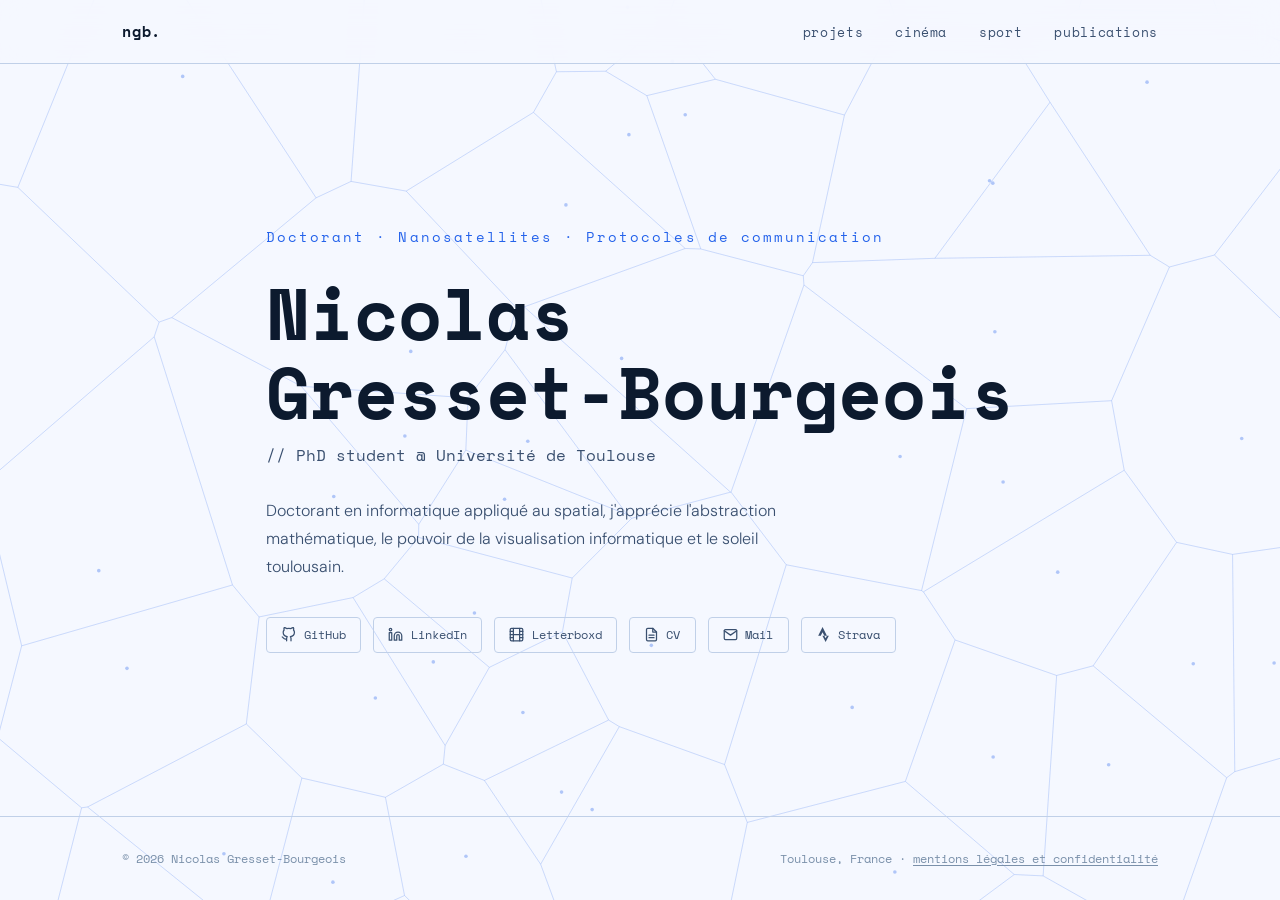
<file: index.html>
<!DOCTYPE html>
<html lang="fr">

<head>
    <meta charset="UTF-8">
    <meta name="viewport" content="width=device-width, initial-scale=1.0">
    <meta name="description"
        content="Nicolas Gresset-Bourgeois — Doctorant en informatique, protocoles de communication pour nanosatellites, Université de Toulouse.">
    <title>Nicolas Gresset-Bourgeois — Doctorant</title>
    <link rel="stylesheet" href="css/fonts.css">
    <link rel="stylesheet" href="css/base.css">
    <link rel="stylesheet" href="css/home.css">
</head>

<body class="page-home">

    <!-- Voronoi animated background (index only) -->
    <canvas id="voronoi-canvas" aria-hidden="true"></canvas>

    <!-- ======= NAVIGATION ======= -->
    <nav class="nav" aria-label="Navigation principale"></nav>

    <!-- ======= HERO ======= -->
    <section class="hero" aria-labelledby="hero-name">
        <div class="container hero-inner">
            <p class="hero-label">Doctorant · Nanosatellites · Protocoles de communication</p>
            <h1 class="hero-name" id="hero-name">Nicolas<br>Gresset-Bourgeois</h1>
            <p class="hero-tagline">// PhD student @ Université de Toulouse</p>
            <p class="hero-bio">Doctorant en informatique appliqué au spatial, j'apprécie l'abstraction mathématique, le
                pouvoir de la visualisation informatique et le soleil toulousain.</p>
            <div class="hero-links">

                <a href="https://github.com/NicolasGresset" class="hero-link" aria-label="Profil GitHub" target="_blank"
                    rel="noopener noreferrer">
                    <!-- GitHub icon -->
                    <svg width="15" height="15" viewBox="0 0 24 24" fill="none" stroke="currentColor" stroke-width="2"
                        stroke-linecap="round" stroke-linejoin="round" aria-hidden="true">
                        <path
                            d="M9 19c-5 1.5-5-2.5-7-3m14 6v-3.87a3.37 3.37 0 0 0-.94-2.61c3.14-.35 6.44-1.54 6.44-7A5.44 5.44 0 0 0 20 4.77 5.07 5.07 0 0 0 19.91 1S18.73.65 16 2.48a13.38 13.38 0 0 0-7 0C6.27.65 5.09 1 5.09 1A5.07 5.07 0 0 0 5 4.77a5.44 5.44 0 0 0-1.5 3.78c0 5.42 3.3 6.61 6.44 7A3.37 3.37 0 0 0 9 18.13V22" />
                    </svg>
                    GitHub
                </a>

                <a href="https://www.linkedin.com/in/gresset-bourgeois" class="hero-link" aria-label="Profil LinkedIn"
                    target="_blank" rel="noopener noreferrer">
                    <!-- LinkedIn icon -->
                    <svg width="15" height="15" viewBox="0 0 24 24" fill="none" stroke="currentColor" stroke-width="2"
                        stroke-linecap="round" stroke-linejoin="round" aria-hidden="true">
                        <path d="M16 8a6 6 0 0 1 6 6v7h-4v-7a2 2 0 0 0-2-2 2 2 0 0 0-2 2v7h-4v-7a6 6 0 0 1 6-6z" />
                        <rect x="2" y="9" width="4" height="12" />
                        <circle cx="4" cy="4" r="2" />
                    </svg>
                    LinkedIn
                </a>

                <a href="https://letterboxd.com/nicogresset/" class="hero-link" aria-label="Profil Letterboxd"
                    target="_blank" rel="noopener noreferrer">
                    <!-- Film reel icon -->
                    <svg width="15" height="15" viewBox="0 0 24 24" fill="none" stroke="currentColor" stroke-width="2"
                        stroke-linecap="round" stroke-linejoin="round" aria-hidden="true">
                        <rect x="2" y="2" width="20" height="20" rx="2" />
                        <line x1="7" y1="2" x2="7" y2="22" />
                        <line x1="17" y1="2" x2="17" y2="22" />
                        <line x1="2" y1="12" x2="22" y2="12" />
                        <line x1="2" y1="7" x2="7" y2="7" />
                        <line x1="2" y1="17" x2="7" y2="17" />
                        <line x1="17" y1="7" x2="22" y2="7" />
                        <line x1="17" y1="17" x2="22" y2="17" />
                    </svg>
                    Letterboxd
                </a>

                <a href="assets/cv.pdf" class="hero-link" aria-label="Télécharger le CV (PDF)" target="_blank">
                    <!-- Document icon -->
                    <svg width="15" height="15" viewBox="0 0 24 24" fill="none" stroke="currentColor" stroke-width="2"
                        stroke-linecap="round" stroke-linejoin="round" aria-hidden="true">
                        <path d="M14 2H6a2 2 0 0 0-2 2v16a2 2 0 0 0 2 2h12a2 2 0 0 0 2-2V8z" />
                        <polyline points="14 2 14 8 20 8" />
                        <line x1="16" y1="13" x2="8" y2="13" />
                        <line x1="16" y1="17" x2="8" y2="17" />
                    </svg>
                    CV
                </a>

                <a href="mailto:nicolas@gresset-bourgeois.fr" class="hero-link" aria-label="Envoyer un email">
                    <!-- Mail icon -->
                    <svg width="15" height="15" viewBox="0 0 24 24" fill="none" stroke="currentColor" stroke-width="2"
                        stroke-linecap="round" stroke-linejoin="round" aria-hidden="true">
                        <path d="M4 4h16c1.1 0 2 .9 2 2v12c0 1.1-.9 2-2 2H4c-1.1 0-2-.9-2-2V6c0-1.1.9-2 2-2z" />
                        <polyline points="22,6 12,13 2,6" />
                    </svg>
                    Mail
                </a>

                <a href="https://www.strava.com/athletes/124828413" class="hero-link" aria-label="Profil Strava"
                    target="_blank" rel="noopener noreferrer">
                    <!-- Strava icon -->
                    <svg width="15" height="15" viewBox="0 0 24 24" fill="currentColor" aria-hidden="true">
                        <path d="M15.387 17.944l-2.089-4.116h-3.065L15.387 24l5.15-10.172h-3.066m-7.008-5.599l2.836 5.598h4.172L10.463 0l-7 13.828h4.169" />
                    </svg>
                    Strava
                </a>

            </div>
        </div>
    </section>

    <!-- ======= FOOTER ======= -->
    <footer class="footer"></footer>

    <script src="js/voronoi.js"></script>
    <script src="js/layout.js"></script>
</body>

</html>
</file>
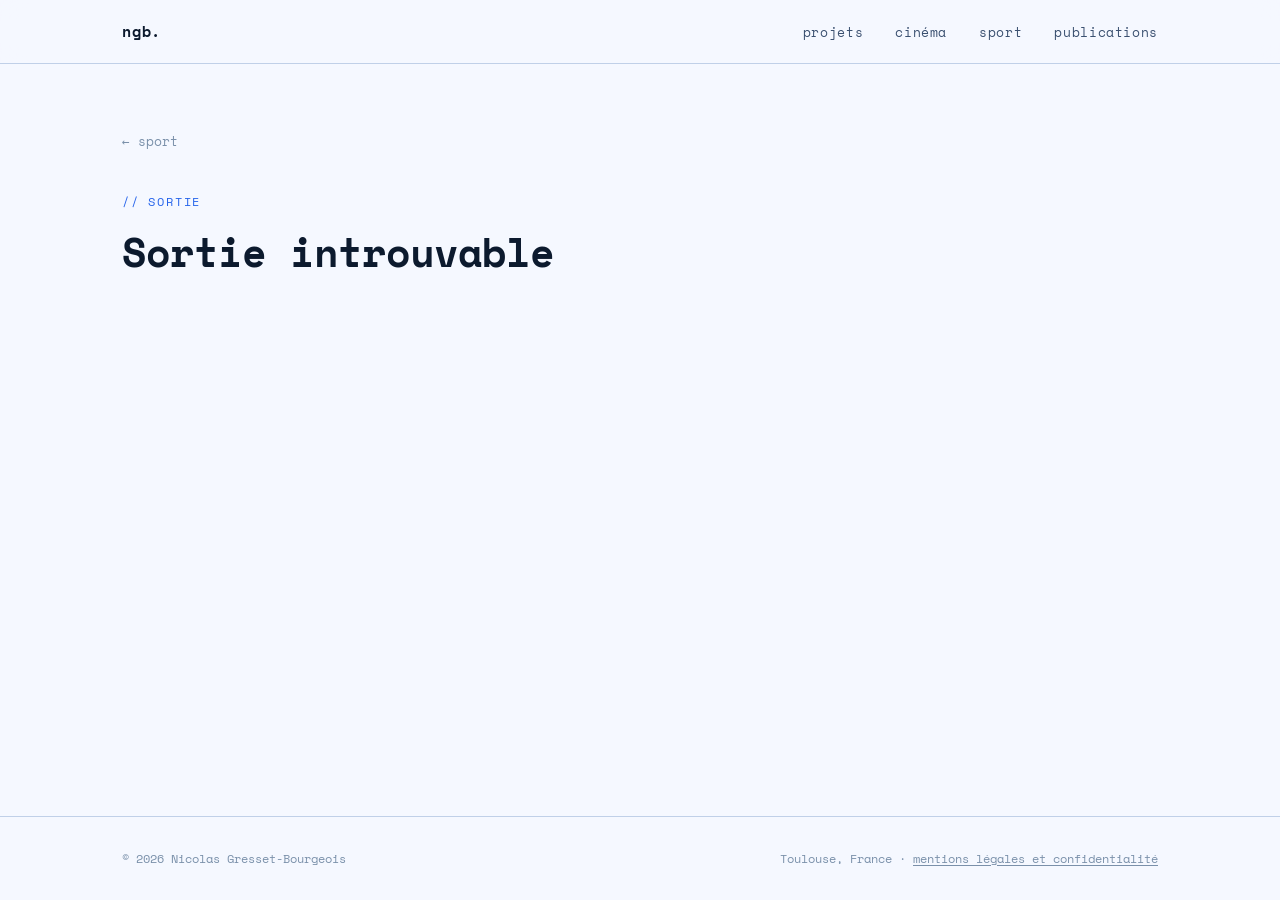
<file: activite.html>
<!DOCTYPE html>
<html lang="fr">

<head>
    <meta charset="UTF-8">
    <meta name="viewport" content="width=device-width, initial-scale=1.0">
    <meta name="description"
        content="Détail d'une sortie course à pied : allure, fréquence cardiaque et intervalles détectés.">
    <title>Sortie — Nicolas Gresset-Bourgeois</title>
    <link rel="stylesheet" href="css/fonts.css">
    <link rel="stylesheet" href="css/base.css">
    <link rel="stylesheet" href="css/sport.css">
</head>

<body>

    <!-- ======= NAVIGATION ======= -->
    <nav class="nav" aria-label="Navigation principale"></nav>

    <!-- ======= PAGE HEADER ======= -->
    <header class="page-header">
        <div class="container">
            <a href="sport" class="article-back">&larr; sport</a>
            <p class="page-header-label" id="activity-date">// sortie</p>
            <h1 class="page-header-title" id="activity-name">Chargement…</h1>
            <p class="activity-label" id="activity-label"></p>
            <p class="activity-description" id="activity-description" hidden></p>
        </div>
    </header>

    <!-- ======= ACTIVITY DETAIL ======= -->
    <main>
        <div class="container page-main">
            <div class="activity-stats activity-stats--wide" id="activity-stats"></div>

            <section class="chart-card activity-charts" aria-label="Allure et fréquence cardiaque">
                <div class="chart-header">
                    <h2 class="chart-title">Allure &amp; fréquence cardiaque</h2>
                    <p class="chart-readout" id="chart-readout" aria-live="polite"></p>
                </div>
                <p class="chart-subtitle">allure (min/km)</p>
                <div class="chart-plot chart-plot--line" id="pace-chart"></div>
                <p class="chart-subtitle">fréquence cardiaque (bpm)</p>
                <div class="chart-plot chart-plot--line" id="hr-chart"></div>
            </section>

            <h2 class="section-label section-label--spaced">// intervalles détectés</h2>
            <ol class="segment-list" id="segment-list"></ol>
        </div>
    </main>

    <!-- ======= FOOTER ======= -->
    <footer class="footer"></footer>

    <script src="js/layout.js"></script>
    <script type="module" src="js/activity.js"></script>
</body>

</html>
</file>
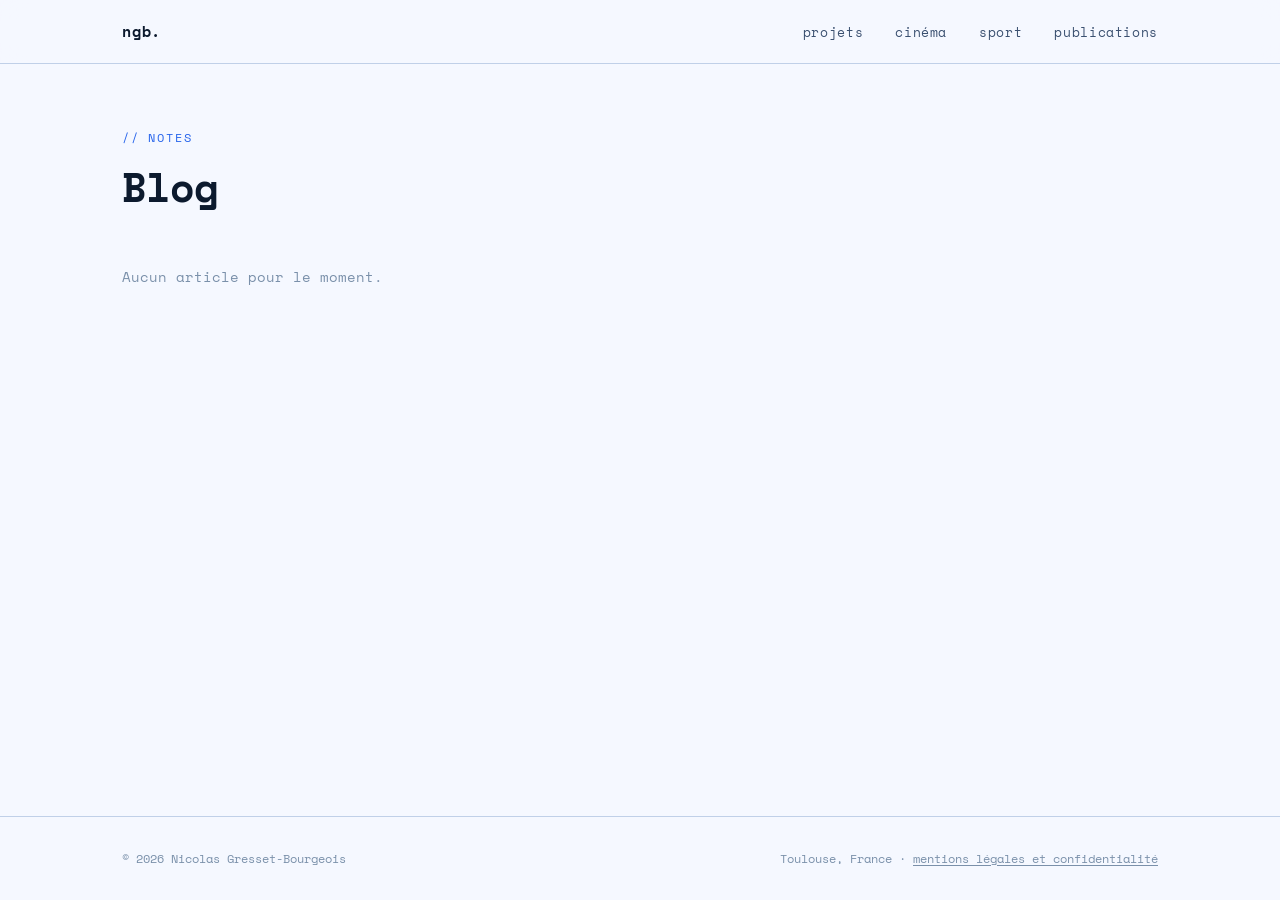
<file: blog.html>
<!DOCTYPE html>
<html lang="fr">
<head>
    <meta charset="UTF-8">
    <meta name="viewport" content="width=device-width, initial-scale=1.0">
    <meta name="description" content="Blog de Nicolas Gresset-Bourgeois — notes sur la recherche, la tech, la culture.">
    <title>Blog — Nicolas Gresset-Bourgeois</title>
    <link rel="stylesheet" href="css/fonts.css">
    <link rel="stylesheet" href="css/base.css">
    <link rel="stylesheet" href="css/article.css">
</head>
<body>

<!-- ======= NAVIGATION ======= -->
<nav class="nav" aria-label="Navigation principale"></nav>

<!-- ======= PAGE HEADER ======= -->
<header class="page-header">
    <div class="container">
        <p class="page-header-label">// notes</p>
        <h1 class="page-header-title">Blog</h1>
    </div>
</header>

<!-- ======= BLOG LIST ======= -->
<main>
    <div class="container page-main">

        <div class="blog-full-list" id="blog-full-list" aria-label="Liste des articles"></div>

    </div>
</main>

<!-- ======= FOOTER ======= -->
<footer class="footer"></footer>

<script src="js/layout.js"></script>
<script>
    fetch('data/posts.json')
        .then(r => r.json())
        .then(posts => {
            const list = document.getElementById('blog-full-list');
            if (!posts.length) {
                list.innerHTML = '<p style="font-family:var(--font-mono);font-size:0.85rem;color:var(--color-text-muted)">Aucun article pour le moment.</p>';
                return;
            }
            list.innerHTML = posts.map(p => `
                <a href="blog/${p.slug}.html" class="blog-full-item">
                    <div class="blog-full-item-header">
                        <span class="blog-full-item-date">${p.dateLabel}</span>
                        <div class="project-tags" style="margin:0">${p.tags.map(t => `<span class="tag">${t}</span>`).join('')}</div>
                    </div>
                    <p class="blog-full-item-title">${p.title}</p>
                    <p class="blog-full-item-excerpt">${p.excerpt}</p>
                </a>`).join('');
        });
</script>
</body>
</html>
</file>
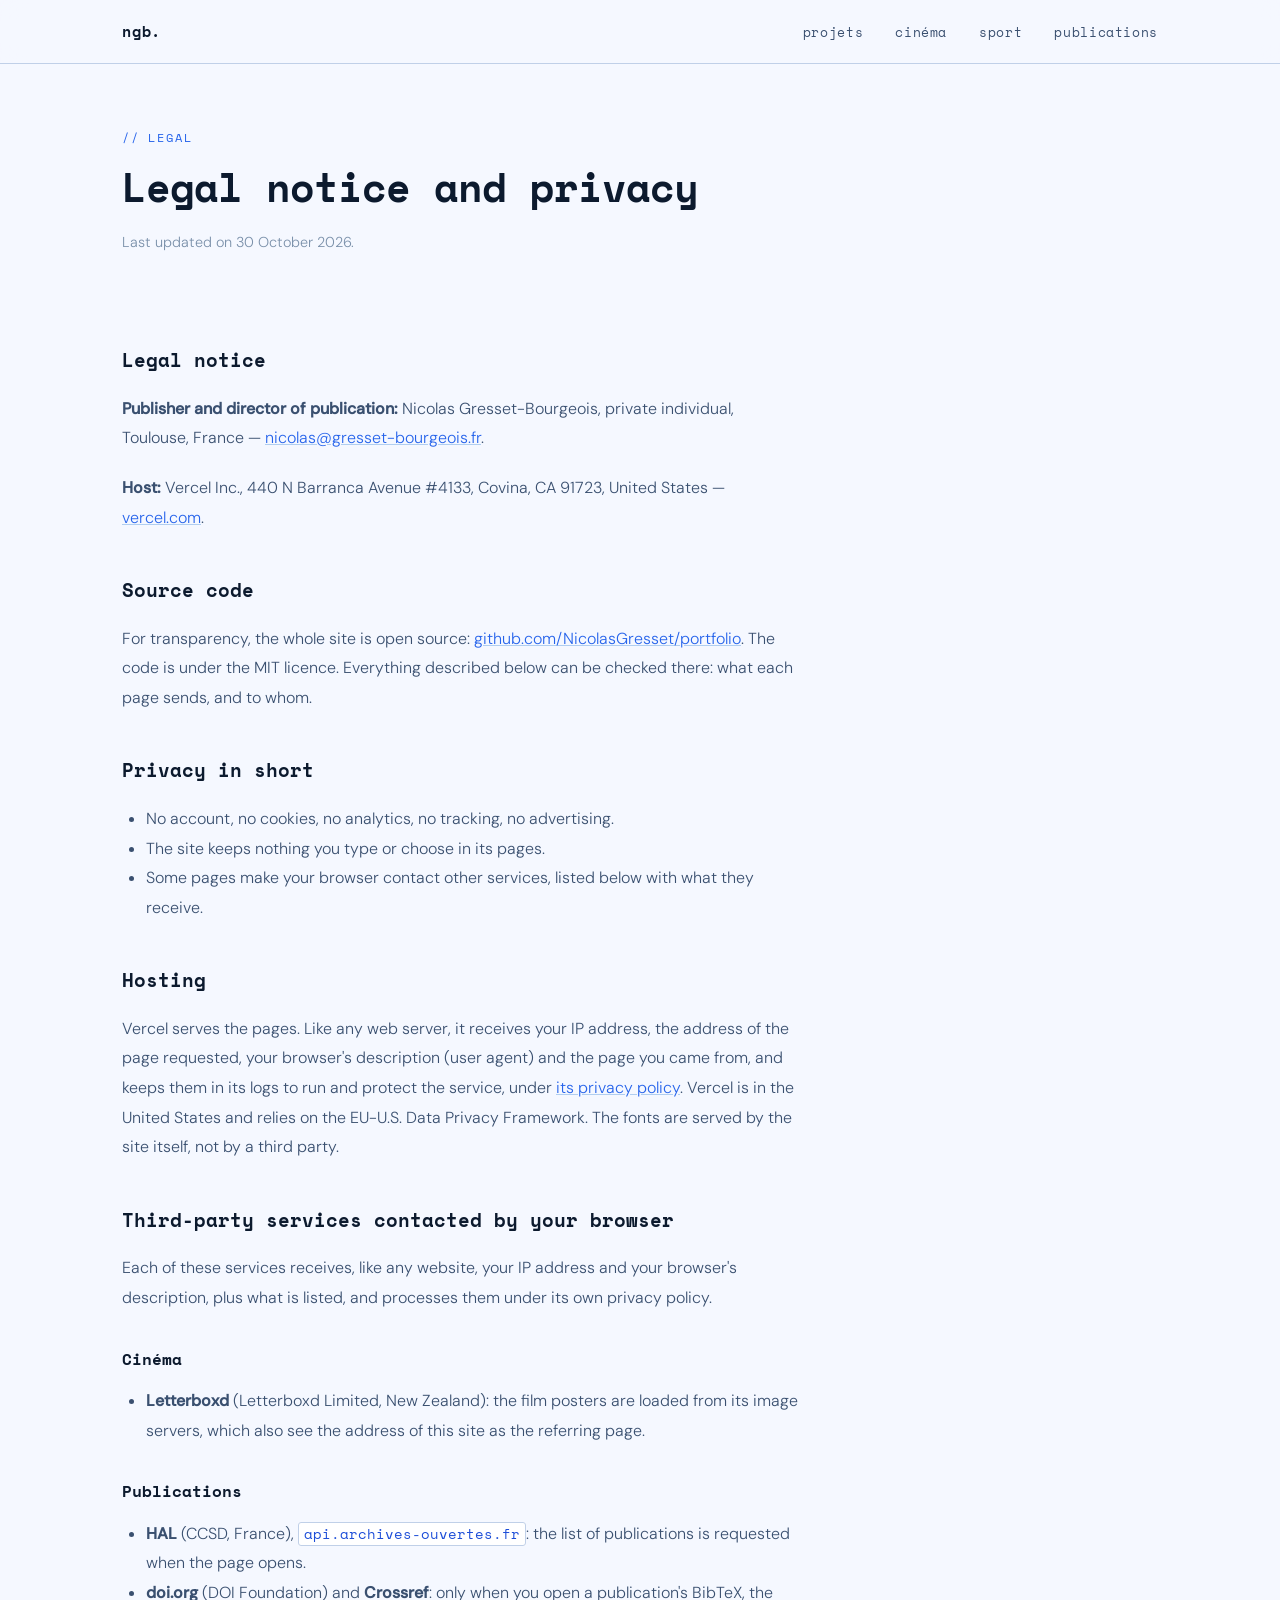
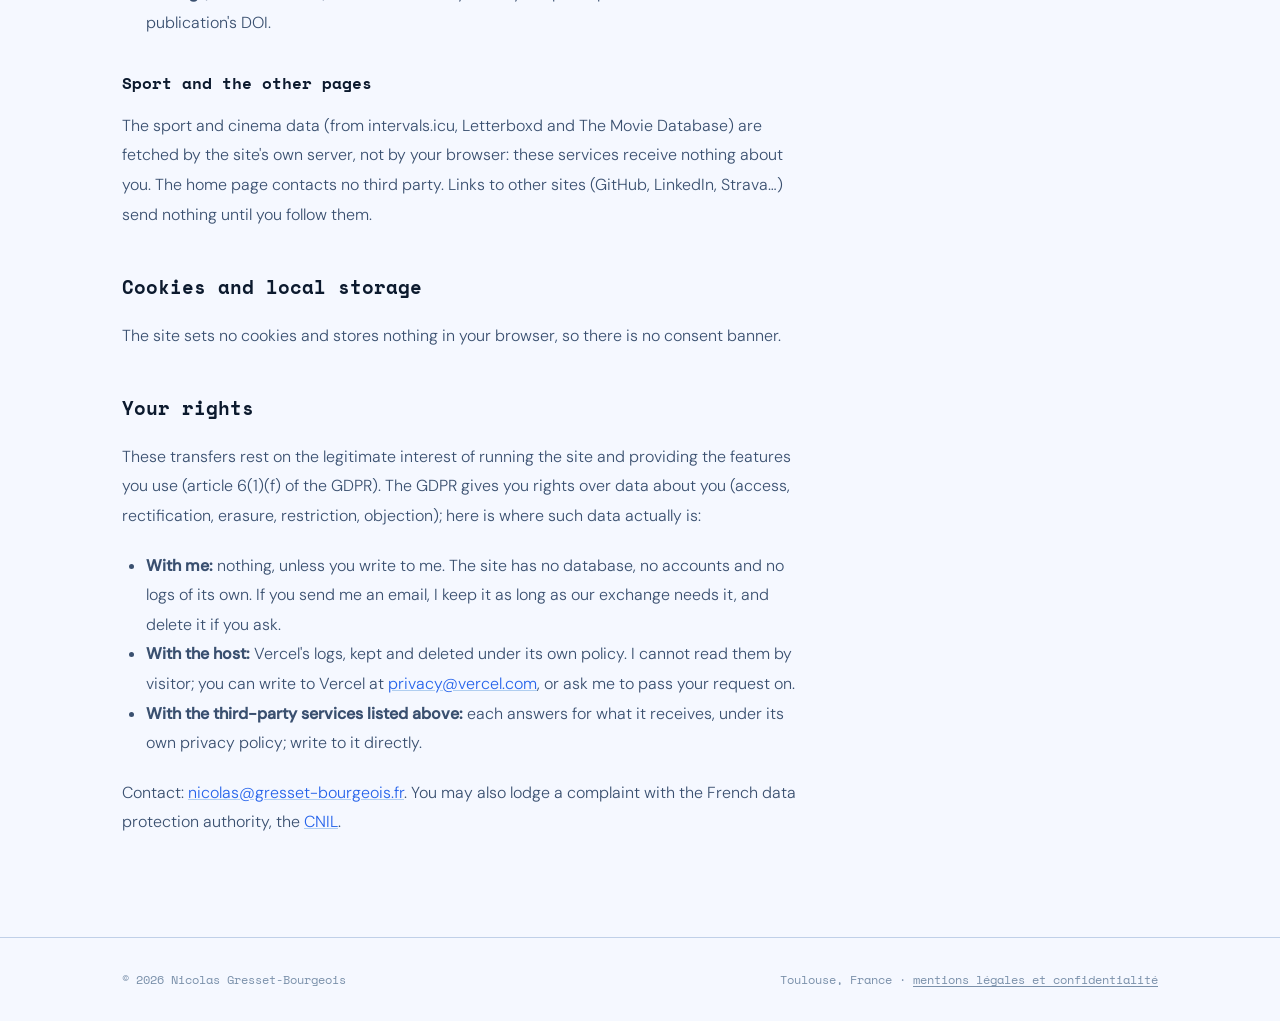
<file: legal.html>
<!DOCTYPE html>
<html lang="en">

<head>
    <meta charset="UTF-8">
    <meta name="viewport" content="width=device-width, initial-scale=1.0">
    <meta name="description"
        content="Legal notice and privacy of gresset-bourgeois.fr: publisher, host, third-party services and what they receive.">
    <title>Legal notice and privacy — Nicolas Gresset-Bourgeois</title>
    <link rel="stylesheet" href="css/fonts.css">
    <link rel="stylesheet" href="css/base.css">
    <link rel="stylesheet" href="css/article.css">
</head>

<body>

    <!-- ======= NAVIGATION ======= -->
    <nav class="nav" aria-label="Navigation principale"></nav>

    <!-- ======= PAGE HEADER ======= -->
    <header class="page-header">
        <div class="container">
            <p class="page-header-label">// legal</p>
            <h1 class="page-header-title">Legal notice and privacy</h1>
            <p class="page-header-intro">Last updated on 30 October 2026.</p>
        </div>
    </header>

    <main>
        <div class="container page-main">
            <div class="article-content">

                <h2>Legal notice</h2>
                <p>
                    <strong>Publisher and director of publication:</strong> Nicolas Gresset-Bourgeois, private
                    individual, Toulouse, France &mdash;
                    <a href="mailto:nicolas@gresset-bourgeois.fr">nicolas@gresset-bourgeois.fr</a>.
                </p>
                <p>
                    <strong>Host:</strong> Vercel Inc., 440 N Barranca Avenue #4133, Covina, CA 91723, United
                    States &mdash; <a href="https://vercel.com" target="_blank" rel="noopener noreferrer">vercel.com</a>.
                </p>

                <h2>Source code</h2>
                <p>
                    For transparency, the whole site is open source:
                    <a href="https://github.com/NicolasGresset/portfolio" target="_blank"
                        rel="noopener noreferrer">github.com/NicolasGresset/portfolio</a>.
                    The code is under the MIT licence. Everything described below can be checked there: what
                    each page sends, and to whom.
                </p>

                <h2>Privacy in short</h2>
                <ul>
                    <li>No account, no cookies, no analytics, no tracking, no advertising.</li>
                    <li>The site keeps nothing you type or choose in its pages.</li>
                    <li>Some pages make your browser contact other services, listed below with what they receive.</li>
                </ul>

                <h2>Hosting</h2>
                <p>
                    Vercel serves the pages. Like any web server, it receives your IP address, the address of
                    the page requested, your browser's description (user agent) and the page you came from, and
                    keeps them in its logs to run and protect the service, under
                    <a href="https://vercel.com/legal/privacy-policy" target="_blank" rel="noopener noreferrer">its
                    privacy policy</a>. Vercel is in the United States and relies on the EU-U.S. Data Privacy
                    Framework. The fonts are served by the site itself, not by a third party.
                </p>

                <h2>Third-party services contacted by your browser</h2>
                <p>
                    Each of these services receives, like any website, your IP address and your browser's
                    description, plus what is listed, and processes them under its own privacy policy.
                </p>

                <h3>Cinéma</h3>
                <ul>
                    <li>
                        <strong>Letterboxd</strong> (Letterboxd Limited, New Zealand): the film posters are loaded
                        from its image servers, which also see the address of this site as the referring page.
                    </li>
                </ul>

                <h3>Publications</h3>
                <ul>
                    <li>
                        <strong>HAL</strong> (CCSD, France), <code>api.archives-ouvertes.fr</code>: the list of
                        publications is requested when the page opens.
                    </li>
                    <li>
                        <strong>doi.org</strong> (DOI Foundation) and <strong>Crossref</strong>: only when you open a
                        publication's BibTeX, the publication's DOI.
                    </li>
                </ul>

                <h3>Sport and the other pages</h3>
                <p>
                    The sport and cinema data (from intervals.icu, Letterboxd and The Movie Database) are fetched by
                    the site's own server, not by your browser: these services receive nothing about you. The home
                    page contacts no third party. Links to other sites (GitHub, LinkedIn, Strava…) send nothing
                    until you follow them.
                </p>

                <h2>Cookies and local storage</h2>
                <p>
                    The site sets no cookies and stores nothing in your browser, so there is no consent banner.
                </p>

                <h2>Your rights</h2>
                <p>
                    These transfers rest on the legitimate interest of running the site and providing the
                    features you use (article 6(1)(f) of the GDPR). The GDPR gives you rights over data about
                    you (access, rectification, erasure, restriction, objection); here is where such data
                    actually is:
                </p>
                <ul>
                    <li>
                        <strong>With me:</strong> nothing, unless you write to me. The site has no database,
                        no accounts and no logs of its own. If you send me an email, I keep it as long as our
                        exchange needs it, and delete it if you ask.
                    </li>
                    <li>
                        <strong>With the host:</strong> Vercel's logs, kept and deleted under its own policy. I
                        cannot read them by visitor; you can write to Vercel at
                        <a href="mailto:privacy@vercel.com">privacy@vercel.com</a>, or ask me to pass your request
                        on.
                    </li>
                    <li>
                        <strong>With the third-party services listed above:</strong> each answers for what it
                        receives, under its own privacy policy; write to it directly.
                    </li>
                </ul>
                <p>
                    Contact: <a href="mailto:nicolas@gresset-bourgeois.fr">nicolas@gresset-bourgeois.fr</a>.
                    You may also lodge a complaint with the French data protection authority, the
                    <a href="https://www.cnil.fr" target="_blank" rel="noopener noreferrer">CNIL</a>.
                </p>

            </div>
        </div>
    </main>

    <!-- ======= FOOTER ======= -->
    <footer class="footer"></footer>

    <script src="js/layout.js"></script>
</body>

</html>
</file>
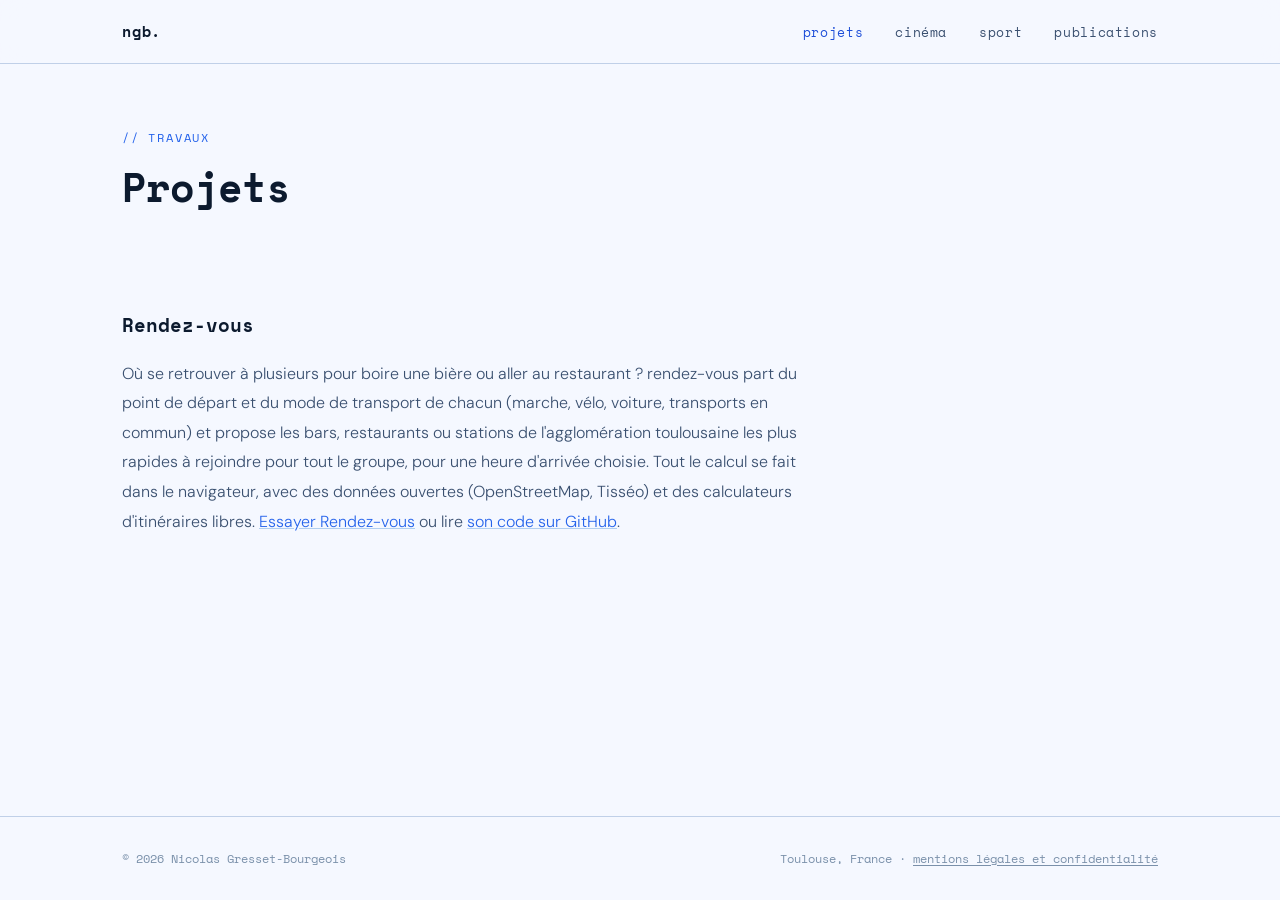
<file: projects.html>
<!DOCTYPE html>
<html lang="fr">

<head>
    <meta charset="UTF-8">
    <meta name="viewport" content="width=device-width, initial-scale=1.0">
    <meta name="description" content="Les projets de Nicolas Gresset-Bourgeois.">
    <title>Projets — Nicolas Gresset-Bourgeois</title>
    <link rel="stylesheet" href="css/fonts.css">
    <link rel="stylesheet" href="css/base.css">
    <link rel="stylesheet" href="css/article.css">
</head>

<body>

    <!-- ======= NAVIGATION ======= -->
    <nav class="nav" aria-label="Navigation principale"></nav>

    <!-- ======= PAGE HEADER ======= -->
    <header class="page-header">
        <div class="container">
            <p class="page-header-label">// travaux</p>
            <h1 class="page-header-title">Projets</h1>
        </div>
    </header>

    <main>
        <div class="container page-main">
            <div class="article-content">

                <h2>Rendez-vous</h2>
                <p>
                    Où se retrouver à plusieurs pour boire une bière ou aller au restaurant ? rendez-vous part du point de départ et du mode de transport de
                    chacun (marche, vélo, voiture, transports en commun) et propose les bars, restaurants ou
                    stations de l'agglomération toulousaine les plus rapides à rejoindre pour tout le groupe,
                    pour une heure d'arrivée choisie. Tout le calcul se fait dans le navigateur, avec des données
                    ouvertes (OpenStreetMap, Tisséo) et des calculateurs d'itinéraires libres.
                    <a href="https://rendez-vous.gresset-bourgeois.fr">Essayer Rendez-vous</a> ou lire
                    <a href="https://github.com/NicolasGresset/rendez-vous" target="_blank"
                        rel="noopener noreferrer">son code sur GitHub</a>.
                </p>

            </div>
        </div>
    </main>

    <!-- ======= FOOTER ======= -->
    <footer class="footer"></footer>

    <script src="js/layout.js"></script>
</body>

</html>
</file>
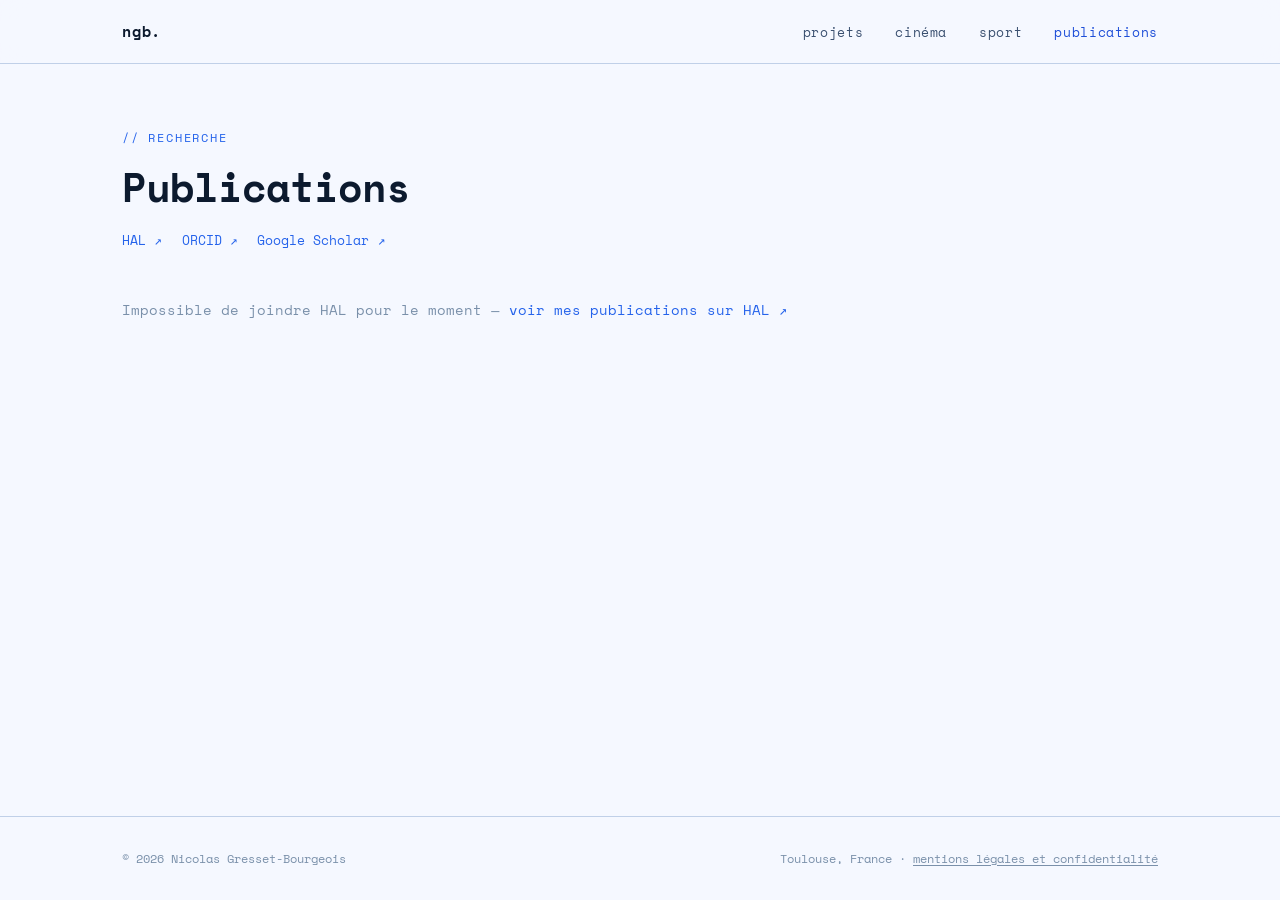
<file: publications.html>
<!DOCTYPE html>
<html lang="fr">

<head>
    <meta charset="UTF-8">
    <meta name="viewport" content="width=device-width, initial-scale=1.0">
    <meta name="description"
        content="Publications scientifiques de Nicolas Gresset-Bourgeois, issues de HAL.">
    <title>Publications — Nicolas Gresset-Bourgeois</title>
    <link rel="stylesheet" href="css/fonts.css">
    <link rel="stylesheet" href="css/base.css">
    <link rel="stylesheet" href="css/publications.css">
</head>

<body>

    <!-- ======= NAVIGATION ======= -->
    <nav class="nav" aria-label="Navigation principale"></nav>

    <!-- ======= PAGE HEADER ======= -->
    <header class="page-header">
        <div class="container">
            <p class="page-header-label">// recherche</p>
            <h1 class="page-header-title">Publications</h1>
            <p class="publication-profiles">
                <a href="https://hal.science/search/index/?q=authIdHal_s:nicolas-gresset-bourgeois" target="_blank" rel="noopener noreferrer">HAL ↗</a>
                <a href="https://orcid.org/0009-0005-8598-9261" target="_blank" rel="noopener noreferrer">ORCID ↗</a>
                <a href="https://scholar.google.com/citations?user=AQtvwmIAAAAJ" target="_blank" rel="noopener noreferrer">Google Scholar ↗</a>
            </p>
        </div>
    </header>

    <!-- ======= PUBLICATIONS (from HAL) ======= -->
    <main>
        <div class="container page-main">
            <div class="publications-list" id="publications-list" data-group-by-year>
                <p class="activities-status">Chargement des publications…</p>
            </div>
        </div>
    </main>

    <!-- ======= FOOTER ======= -->
    <footer class="footer"></footer>

    <script src="js/layout.js"></script>
    <script type="module" src="js/publications.js"></script>
</body>

</html>
</file>
<file: css/fonts.css>
/* fonts.css - Web fonts served with the site, used by every page */

/* =============================================
   FONTS (served with the site, no third-party request; SIL Open Font License, assets/fonts/OFL-*.txt)
   Each face is split like Google Fonts: the latin file covers French, latin-ext is only
   downloaded for the characters it holds (e.g. names in films' credits)
   ============================================= */
/* DM Sans italic, latin-ext */
@font-face {
    font-family: 'DM Sans';
    font-style: italic;
    font-weight: 300;
    font-display: swap;
    src: url(../assets/fonts/dm-sans-italic-latin-ext.woff2) format('woff2');
    unicode-range: U+0100-02BA, U+02BD-02C5, U+02C7-02CC, U+02CE-02D7, U+02DD-02FF, U+0304, U+0308, U+0329, U+1D00-1DBF, U+1E00-1E9F, U+1EF2-1EFF, U+2020, U+20A0-20AB, U+20AD-20C4, U+2113, U+2C60-2C7F, U+A720-A7FF;
}
/* DM Sans italic, latin */
@font-face {
    font-family: 'DM Sans';
    font-style: italic;
    font-weight: 300;
    font-display: swap;
    src: url(../assets/fonts/dm-sans-italic-latin.woff2) format('woff2');
    unicode-range: U+0000-00FF, U+0131, U+0152-0153, U+02BB-02BC, U+02C6, U+02DA, U+02DC, U+0304, U+0308, U+0329, U+2000-206F, U+20AC, U+2122, U+2191, U+2193, U+2212, U+2215, U+FEFF, U+FFFD;
}
/* DM Sans, latin-ext */
@font-face {
    font-family: 'DM Sans';
    font-style: normal;
    font-weight: 300 500;
    font-display: swap;
    src: url(../assets/fonts/dm-sans-latin-ext.woff2) format('woff2');
    unicode-range: U+0100-02BA, U+02BD-02C5, U+02C7-02CC, U+02CE-02D7, U+02DD-02FF, U+0304, U+0308, U+0329, U+1D00-1DBF, U+1E00-1E9F, U+1EF2-1EFF, U+2020, U+20A0-20AB, U+20AD-20C4, U+2113, U+2C60-2C7F, U+A720-A7FF;
}
/* DM Sans, latin */
@font-face {
    font-family: 'DM Sans';
    font-style: normal;
    font-weight: 300 500;
    font-display: swap;
    src: url(../assets/fonts/dm-sans-latin.woff2) format('woff2');
    unicode-range: U+0000-00FF, U+0131, U+0152-0153, U+02BB-02BC, U+02C6, U+02DA, U+02DC, U+0304, U+0308, U+0329, U+2000-206F, U+20AC, U+2122, U+2191, U+2193, U+2212, U+2215, U+FEFF, U+FFFD;
}
/* Space Mono, latin-ext */
@font-face {
    font-family: 'Space Mono';
    font-style: normal;
    font-weight: 400;
    font-display: swap;
    src: url(../assets/fonts/space-mono-400-latin-ext.woff2) format('woff2');
    unicode-range: U+0100-02BA, U+02BD-02C5, U+02C7-02CC, U+02CE-02D7, U+02DD-02FF, U+0304, U+0308, U+0329, U+1D00-1DBF, U+1E00-1E9F, U+1EF2-1EFF, U+2020, U+20A0-20AB, U+20AD-20C4, U+2113, U+2C60-2C7F, U+A720-A7FF;
}
/* Space Mono, latin */
@font-face {
    font-family: 'Space Mono';
    font-style: normal;
    font-weight: 400;
    font-display: swap;
    src: url(../assets/fonts/space-mono-400-latin.woff2) format('woff2');
    unicode-range: U+0000-00FF, U+0131, U+0152-0153, U+02BB-02BC, U+02C6, U+02DA, U+02DC, U+0304, U+0308, U+0329, U+2000-206F, U+20AC, U+2122, U+2191, U+2193, U+2212, U+2215, U+FEFF, U+FFFD;
}
/* Space Mono, latin-ext */
@font-face {
    font-family: 'Space Mono';
    font-style: normal;
    font-weight: 700;
    font-display: swap;
    src: url(../assets/fonts/space-mono-700-latin-ext.woff2) format('woff2');
    unicode-range: U+0100-02BA, U+02BD-02C5, U+02C7-02CC, U+02CE-02D7, U+02DD-02FF, U+0304, U+0308, U+0329, U+1D00-1DBF, U+1E00-1E9F, U+1EF2-1EFF, U+2020, U+20A0-20AB, U+20AD-20C4, U+2113, U+2C60-2C7F, U+A720-A7FF;
}
/* Space Mono, latin */
@font-face {
    font-family: 'Space Mono';
    font-style: normal;
    font-weight: 700;
    font-display: swap;
    src: url(../assets/fonts/space-mono-700-latin.woff2) format('woff2');
    unicode-range: U+0000-00FF, U+0131, U+0152-0153, U+02BB-02BC, U+02C6, U+02DA, U+02DC, U+0304, U+0308, U+0329, U+2000-206F, U+20AC, U+2122, U+2191, U+2193, U+2212, U+2215, U+FEFF, U+FFFD;
}
</file>
<file: css/base.css>
/* base.css - Variables, reset, navigation, footer and the components several pages share (every page) */

/* =============================================
   CSS CUSTOM PROPERTIES
   ============================================= */
:root {
    --color-bg:             #F5F8FF;
    --color-surface:        #FFFFFF;
    --color-surface-hover:  #EDF2FF;
    --color-accent:         #2563EB;
    --color-accent-light:   #1D4ED8;
    --color-border:         #C0D0E8;
    --color-text-primary:   #0C1A2E;
    --color-text-secondary: #3A5070;
    --color-text-muted:     #7A90AA;

    /* Series and states: orange for quality / effort and runs, blue for easy / rides */
    --color-orange:       #F59E0B;
    --color-orange-tint:  rgba(245, 158, 11, 0.08);
    --color-orange-line:  rgba(245, 158, 11, 0.3);
    --color-blue:         #4A90D9;
    --color-blue-tint:    rgba(74, 144, 217, 0.08);
    --color-blue-line:    rgba(74, 144, 217, 0.3);
    --color-red:          #DC2626;

    --radius-sm: 4px;
    --radius-md: 6px;
    --radius-lg: 8px;

    --font-mono: 'Space Mono', monospace;
    --font-sans: 'DM Sans', sans-serif;

    /* Font sizes of the text (headings use their own clamp() sizes) */
    --text-2xs: 0.7rem;
    --text-xs:  0.75rem;
    --text-sm:  0.8rem;
    --text-md:  0.85rem;
    --text-lg:  0.9rem;
    --text-xl:  0.95rem;
    --text-2xl: 1rem;

    --nav-height: 64px;
    --max-width:  1100px;
    --pad-x:      2rem;

    @media (max-width: 768px) {
        --pad-x: 1.5rem;
    }
}

/* =============================================
   RESET & BASE
   ============================================= */
*, *::before, *::after { box-sizing: border-box; margin: 0; padding: 0; }

html { scroll-behavior: smooth; }

body {
    background-color: var(--color-bg);
    color: var(--color-text-primary);
    font-family: var(--font-sans);
    font-weight: 400;
    line-height: 1.6;
    /* A column at least as tall as the screen, so that the footer of a short page sits at its bottom */
    display: flex;
    flex-direction: column;
    min-height: 100svh;
}

a {
    color: var(--color-accent);
    text-decoration: none;
    transition: color 0.2s ease;
}
a:hover { color: var(--color-accent-light); }

img { max-width: 100%; display: block; }

/* =============================================
   NAVIGATION
   ============================================= */
.nav {
    position: fixed;
    inset: 0 0 auto 0;
    z-index: 100;
    height: var(--nav-height);
    background: rgba(245, 248, 255, 0.88);
    backdrop-filter: blur(12px);
    -webkit-backdrop-filter: blur(12px);
    border-bottom: 1px solid var(--color-border);
}

.nav-inner {
    max-width: var(--max-width);
    margin: 0 auto;
    padding: 0 var(--pad-x);
    height: 100%;
    display: flex;
    align-items: center;
    justify-content: space-between;
}

.nav-logo {
    font-family: var(--font-mono);
    font-size: var(--text-xl);
    font-weight: 700;
    color: var(--color-text-primary);
    letter-spacing: 0.05em;
}
.nav-logo:hover { color: var(--color-accent-light); }

.nav-links {
    display: flex;
    gap: 2rem;
    list-style: none;

    @media (max-width: 768px) {
        display: none;
        position: absolute;
        top: var(--nav-height);
        left: 0;
        right: 0;
        background: rgba(245, 248, 255, 0.98);
        flex-direction: column;
        gap: 0;
        border-bottom: 1px solid var(--color-border);
    }
}

.nav-links a {
    font-family: var(--font-mono);
    font-size: var(--text-sm);
    color: var(--color-text-secondary);
    text-transform: lowercase;
    letter-spacing: 0.05em;
    transition: color 0.2s ease;

    @media (max-width: 768px) {
        display: block;
        padding: 1rem var(--pad-x);
    }
}
.nav-links a:hover,
.nav-links a.active { color: var(--color-accent-light); }

.nav-toggle {
    display: none;
    flex-direction: column;
    gap: 5px;
    cursor: pointer;
    padding: 4px;
    background: none;
    border: none;

    @media (max-width: 768px) {
        display: flex;
    }
}
.nav-toggle span {
    display: block;
    width: 22px;
    height: 2px;
    background: var(--color-text-secondary);
    transition: transform 0.3s ease, opacity 0.3s ease;
}

/* =============================================
   LAYOUT UTILITIES
   ============================================= */
.container {
    max-width: var(--max-width);
    margin: 0 auto;
    padding: 0 var(--pad-x);
    position: relative;
    z-index: 1;
}

/* =============================================
   SHARED COMPONENTS (patterns used by several pages)
   ============================================= */
/* Cards: white surface with a border (charts, activities) */
.chart-card,
.activity-card {
    background: var(--color-surface);
    border: 1px solid var(--color-border);
    border-radius: var(--radius-lg);
    padding: 1.5rem;
}
/* Cards that are links: they lift on hover */
.activity-card {
    display: flex;
    flex-direction: column;
    transition: background 0.2s, border-color 0.2s, transform 0.2s;
}
.activity-card:hover {
    background: var(--color-surface-hover);
    border-color: var(--color-accent);
    transform: translateY(-2px);
}
.activities-grid {
    display: grid;
    grid-template-columns: repeat(auto-fill, minmax(300px, 1fr));
    gap: 1.5rem;

    @media (max-width: 768px) {
        grid-template-columns: 1fr;
    }
}

/* Bold mono titles of cards */
.chart-title,
.film-title,
.activity-title {
    font-family: var(--font-mono);
    font-size: var(--text-xl);
    font-weight: 700;
    color: var(--color-text-primary);
}

/* Spaced mono labels in the accent color: "// journal de bord", years */
.section-label,
.page-header-label,
.publication-year {
    font-family: var(--font-mono);
    font-size: var(--text-xs);
    color: var(--color-accent);
    letter-spacing: 0.15em;
}
.section-label,
.page-header-label {
    text-transform: uppercase;
    margin-bottom: 0.5rem;
}

/* Small muted mono text: dates, footer */
.film-date,
.activity-date,
.footer-text {
    font-family: var(--font-mono);
    font-size: var(--text-xs);
    color: var(--color-text-muted);
}

/* =============================================
   TAGS (publications, blog)
   ============================================= */
.tag {
    font-family: var(--font-mono);
    font-size: var(--text-2xs);
    color: var(--color-accent);
    background: rgba(37, 99, 235, 0.07);
    border: 1px solid rgba(37, 99, 235, 0.25);
    padding: 0.2rem 0.5rem;
    border-radius: 3px;
    letter-spacing: 0.04em;
}

/* =============================================
   PAGE HEADER (inner pages)
   ============================================= */
.page-header {
    padding: calc(var(--nav-height) + 4rem) 0 3rem;
}

.page-header-title {
    font-family: var(--font-mono);
    font-size: clamp(1.8rem, 4vw, 2.5rem);
    font-weight: 700;
    color: var(--color-text-primary);
}

.page-header-intro {
    margin-top: 0.75rem;
    font-family: var(--font-sans);
    font-size: var(--text-lg);
    font-weight: 300;
    color: var(--color-text-muted);
}
.page-header-intro a {
    color: var(--color-accent);
    font-family: var(--font-mono);
    font-size: var(--text-sm);
}

/* Main content of an inner page, and the headings between its blocks */
.page-main { padding-bottom: 5rem; }
.section-label--spaced { margin: 3rem 0 1.25rem; }

/* =============================================
   CHARTS AND STATUS MESSAGES (sport, run detail, cinema)
   ============================================= */
.activities-status {
    font-family: var(--font-mono);
    font-size: var(--text-md);
    color: var(--color-text-muted);
}

/* Charts */

.chart-header {
    display: flex;
    flex-wrap: wrap;
    align-items: baseline;
    justify-content: space-between;
    gap: 0.5rem 1.5rem;
    margin-bottom: 1rem;
}

/* Less padding on phones: the charts need the width */
.chart-card {
    @media (max-width: 768px) {
        padding: 1rem;
    }
}

.chart-plot {
    position: relative;
    min-height: 240px;
}
.chart-plot svg { display: block; }

.chart-grid { stroke: var(--color-border); stroke-width: 1; opacity: 0.6; }

.chart-legend {
    display: flex;
    flex-wrap: wrap;
    gap: 0.4rem 1rem;
    list-style: none;
    font-family: var(--font-mono);
    font-size: var(--text-xs);
    color: var(--color-text-secondary);
}
.chart-legend li { display: flex; align-items: center; gap: 0.4rem; white-space: nowrap; }

.chart-value {
    font-family: var(--font-mono);
    font-size: var(--text-2xs);
    fill: var(--color-text-secondary);
}

.chart-tick {
    font-family: var(--font-mono);
    font-size: var(--text-2xs);
    fill: var(--color-text-muted);
    font-variant-numeric: tabular-nums;
}

/* =============================================
   BACK LINK (run detail, articles)
   ============================================= */
.article-back {
    font-family: var(--font-mono);
    font-size: var(--text-sm);
    color: var(--color-text-muted);
    margin-bottom: 2.5rem;
    display: inline-block;
}
.article-back:hover { color: var(--color-accent-light); }

/* =============================================
   FOOTER
   ============================================= */
.footer {
    margin-top: auto;
    border-top: 1px solid var(--color-border);
    padding: 2rem 0;
    position: relative;
    z-index: 1;
}

.footer-inner {
    max-width: var(--max-width);
    margin: 0 auto;
    padding: 0 var(--pad-x);
    display: flex;
    justify-content: space-between;
    align-items: center;
    flex-wrap: wrap;
    gap: 0.75rem;

    @media (max-width: 768px) {
        flex-direction: column;
        text-align: center;
    }
}

.footer-text a { color: inherit; text-decoration: underline; text-underline-offset: 2px; }
.footer-text a:hover { color: var(--color-accent); }

/* =============================================
   RESPONSIVE (mobile rules without a desktop rule
   of their own; the others are nested in their rule)
   ============================================= */
@media (max-width: 768px) {
    .nav-links.open { display: flex; }
    .nav-links li { border-bottom: 1px solid var(--color-border); }
}
</file>
<file: css/home.css>
/* home.css - Home page: hero and animated Voronoi background (index.html) */

/* =============================================
   VORONOI CANVAS
   ============================================= */
#voronoi-canvas {
    position: fixed;
    inset: 0;
    width: 100%;
    height: 100%;
    pointer-events: none;
    z-index: 0;
    opacity: 0.6;
}

/* =============================================
   HERO
   ============================================= */
.hero {
    min-height: 100vh;
    display: flex;
    align-items: center;
    padding-top: var(--nav-height);
}

/* Home page: the hero fills the viewport left by the footer */
.page-home .hero { flex: 1; min-height: 0; }

/* Vertical only, so .container keeps its side padding */
.hero-inner {
    padding-block: 5rem;

    @media (max-width: 768px) {
        padding-block: 3rem;
    }
}

.hero-label {
    font-family: var(--font-mono);
    font-size: var(--text-md);
    color: var(--color-accent);
    letter-spacing: 0.15em;
    margin-bottom: 1.5rem;
    opacity: 0;
    animation: fade-up 0.7s ease forwards;
    animation-delay: 0.1s;
}

.hero-name {
    font-family: var(--font-mono);
    font-size: clamp(2.5rem, 6vw, 4.5rem);
    font-weight: 700;
    color: var(--color-text-primary);
    line-height: 1.1;
    margin-bottom: 0.75rem;
    opacity: 0;
    animation: fade-up 0.7s ease forwards;
    animation-delay: 0.2s;
}

.hero-tagline {
    font-family: var(--font-mono);
    font-size: var(--text-2xl);
    color: var(--color-text-secondary);
    margin-bottom: 1.75rem;
    opacity: 0;
    animation: fade-up 0.7s ease forwards;
    animation-delay: 0.3s;
}

.hero-bio {
    font-family: var(--font-sans);
    font-size: var(--text-2xl);
    font-weight: 300;
    color: var(--color-text-secondary);
    max-width: 540px;
    line-height: 1.75;
    margin-bottom: 2.25rem;
    opacity: 0;
    animation: fade-up 0.7s ease forwards;
    animation-delay: 0.4s;
}

.hero-links {
    display: flex;
    flex-wrap: wrap;
    gap: 0.75rem;
    opacity: 0;
    animation: fade-up 0.7s ease forwards;
    animation-delay: 0.5s;
}

.hero-link {
    display: inline-flex;
    align-items: center;
    gap: 0.45rem;
    font-family: var(--font-mono);
    font-size: var(--text-xs);
    color: var(--color-text-secondary);
    padding: 0.45rem 0.9rem;
    border: 1px solid var(--color-border);
    border-radius: var(--radius-sm);
    transition: color 0.2s, border-color 0.2s, background 0.2s;
}
.hero-link:hover {
    color: var(--color-accent-light);
    border-color: var(--color-accent);
    background: var(--color-surface);
}

/* =============================================
   ANIMATIONS
   ============================================= */
@keyframes fade-up {
    from { opacity: 0; transform: translateY(20px); }
    to   { opacity: 1; transform: translateY(0);    }
}
</file>
<file: css/sport.css>
/* sport.css - Sport page and run detail (sport.html, activite.html) */

/* =============================================
   SPORT PAGE AND RUN DETAIL
   ============================================= */
.activity-card {
    gap: 0.9rem;
}

.activity-card-header {
    display: flex;
    align-items: center;
    justify-content: space-between;
}

.activity-kind {
    font-family: var(--font-mono);
    font-size: var(--text-2xs);
    padding: 0.15rem 0.55rem;
    border-radius: var(--radius-sm);
    border: 1px solid;
}
.activity-card[data-kind="run"]  .activity-kind { color: var(--color-orange); background: var(--color-orange-tint); border-color: var(--color-orange-line); }
.activity-card[data-kind="ride"] .activity-kind { color: var(--color-blue); background: var(--color-blue-tint); border-color: var(--color-blue-line); }

.activity-card-label {
    font-family: var(--font-mono);
    font-size: var(--text-xs);
    color: var(--color-accent);
    line-height: 1.5;
}

.activity-stats {
    display: grid;
    grid-template-columns: repeat(2, 1fr);
    gap: 0.75rem 1rem;
}

.activity-stat {
    display: flex;
    flex-direction: column;
}

.activity-stat-label {
    font-family: var(--font-mono);
    font-size: var(--text-2xs);
    color: var(--color-text-muted);
    text-transform: uppercase;
    letter-spacing: 0.08em;
}

.activity-stat-value {
    font-family: var(--font-sans);
    font-size: var(--text-2xl);
    font-weight: 500;
    color: var(--color-text-primary);
}

.chart-bar--easy    { fill: var(--color-blue); }
.chart-bar--quality { fill: var(--color-orange); }

.chart-swatch {
    width: 10px;
    height: 10px;
    border-radius: 2px;
}
.chart-swatch--easy    { background: var(--color-blue); }
.chart-swatch--quality { background: var(--color-orange); }

/* Activity detail page */
a.activity-card { color: inherit; }

.activity-label {
    font-family: var(--font-mono);
    font-size: var(--text-lg);
    color: var(--color-accent);
    margin-top: 0.75rem;
}

.activity-description {
    font-family: var(--font-sans);
    font-size: var(--text-xl);
    font-weight: 300;
    color: var(--color-text-secondary);
    max-width: 640px;
    margin-top: 0.75rem;
    white-space: pre-line;
}

.activity-stats--wide {
    grid-template-columns: repeat(4, 1fr);

    @media (max-width: 768px) {
        grid-template-columns: repeat(2, 1fr);
    }
}
.activity-charts { margin-top: 2rem; }

.chart-readout {
    font-family: var(--font-mono);
    font-size: var(--text-xs);
    color: var(--color-text-secondary);
    font-variant-numeric: tabular-nums;
    min-height: 1.2em;
}

.chart-subtitle {
    font-family: var(--font-mono);
    font-size: var(--text-2xs);
    color: var(--color-text-muted);
    text-transform: uppercase;
    letter-spacing: 0.08em;
    margin-top: 0.75rem;
}

.chart-plot--line { min-height: 0; }

.chart-line {
    fill: none;
    stroke-width: 2;
    stroke-linejoin: round;
    stroke-linecap: round;
}
.chart-line--pace-chart { stroke: var(--color-accent); }
.chart-line--hr-chart   { stroke: var(--color-red); }

.chart-band { fill: var(--color-orange); fill-opacity: 0.12; }

.chart-cursor { stroke: var(--color-text-muted); stroke-width: 1; }

.chart-hit { fill: transparent; cursor: crosshair; }

.segment-list {
    list-style: none;
    display: flex;
    flex-direction: column;
    font-family: var(--font-mono);
    font-size: var(--text-sm);
    color: var(--color-text-secondary);
    font-variant-numeric: tabular-nums;
}

.segment {
    display: grid;
    grid-template-columns: 1.6fr repeat(4, 1fr);
    gap: 1rem;
    padding: 0.6rem 0 0.6rem 0.75rem;
    border-bottom: 1px solid var(--color-border);
    border-left: 3px solid transparent;

    @media (max-width: 768px) {
        grid-template-columns: repeat(4, 1fr);
        gap: 0.25rem 1rem;
    }
}
.segment[data-type="work"] { border-left-color: var(--color-orange); color: var(--color-text-primary); }

.segment-name {
    color: var(--color-text-primary);

    @media (max-width: 768px) {
        grid-column: 1 / -1;
    }
}

.segment--split {
    padding-left: 2rem;
    font-size: var(--text-xs);
    color: var(--color-text-muted);
    border-bottom-style: dashed;
}
.segment--split .segment-name { color: var(--color-text-secondary); }
.segment--split[data-type="work"] { color: var(--color-text-secondary); border-left-color: rgba(245, 158, 11, 0.4); }
</file>
<file: css/article.css>
/* article.css - Long-form text pages: legal notice, projects, blog articles and the blog list */

/* =============================================
   TAGS OF A BLOG ENTRY
   ============================================= */
.project-tags {
    display: flex;
    flex-wrap: wrap;
    gap: 0.4rem;
}

/* Blog tag variants */
.tag[data-type="tech"]      { color: var(--color-blue); background: var(--color-blue-tint); border-color: var(--color-blue-line); }
.tag[data-type="recherche"] { color: #A78BFA; background: rgba(167,139,250,0.08); border-color: rgba(167,139,250,0.3); }
.tag[data-type="culture"]   { color: var(--color-orange); background: var(--color-orange-tint); border-color: var(--color-orange-line); }
.tag[data-type="perso"]     { color: #4ADEAC; background: rgba(74,222,172,0.08); border-color: rgba(74,222,172,0.3); }

/* =============================================
   BLOG FULL LIST (blog page)
   ============================================= */
.blog-full-list { display: flex; flex-direction: column; }

.blog-full-item {
    display: block;
    padding: 1.5rem 0;
    border-bottom: 1px solid var(--color-border);
    color: inherit;
}
.blog-full-item:last-child { border-bottom: none; }

.blog-full-item-header {
    display: flex;
    align-items: baseline;
    gap: 1rem;
    margin-bottom: 0.5rem;
    flex-wrap: wrap;
}

.blog-full-item-date {
    font-family: var(--font-mono);
    font-size: var(--text-xs);
    color: var(--color-text-muted);
    white-space: nowrap;
}

.blog-full-item-title {
    font-family: var(--font-sans);
    font-size: var(--text-2xl);
    font-weight: 500;
    color: var(--color-text-primary);
    transition: color 0.2s;
}
.blog-full-item:hover .blog-full-item-title { color: var(--color-accent-light); }

.blog-full-item-excerpt {
    font-family: var(--font-sans);
    font-size: var(--text-md);
    font-weight: 300;
    color: var(--color-text-secondary);
    max-width: 640px;
}

/* =============================================
   BLOG ARTICLE TEMPLATE
   ============================================= */
.article-header {
    padding: calc(var(--nav-height) + 4rem) 0 2.5rem;
    border-bottom: 1px solid var(--color-border);
    margin-bottom: 3rem;
}

.article-meta {
    display: flex;
    align-items: center;
    flex-wrap: wrap;
    gap: 0.75rem;
    margin-bottom: 1.25rem;
}

.article-date {
    font-family: var(--font-mono);
    font-size: var(--text-xs);
    color: var(--color-text-muted);
}

.article-title {
    font-family: var(--font-mono);
    font-size: clamp(1.5rem, 4vw, 2.2rem);
    font-weight: 700;
    color: var(--color-text-primary);
    line-height: 1.25;
    margin-bottom: 1rem;
}

.article-content {
    font-family: var(--font-sans);
    font-size: var(--text-2xl);
    font-weight: 300;
    line-height: 1.85;
    color: var(--color-text-secondary);
    max-width: 680px;
}

.article-content h2 {
    font-family: var(--font-mono);
    font-size: 1.2rem;
    font-weight: 700;
    color: var(--color-text-primary);
    margin: 2.5rem 0 1rem;
}

.article-content h3 {
    font-family: var(--font-mono);
    font-size: var(--text-2xl);
    font-weight: 700;
    color: var(--color-text-primary);
    margin: 2rem 0 0.75rem;
}

.article-content p { margin-bottom: 1.25rem; }

.article-content a {
    color: var(--color-accent);
    text-decoration: underline;
    text-decoration-color: rgba(74, 144, 217, 0.4);
}
.article-content a:hover { color: var(--color-accent-light); }

.article-content code {
    font-family: var(--font-mono);
    font-size: 0.85em;
    background: var(--color-surface);
    border: 1px solid var(--color-border);
    padding: 0.1em 0.35em;
    border-radius: 3px;
    color: var(--color-accent-light);
}

.article-content pre {
    background: var(--color-surface);
    border: 1px solid var(--color-border);
    border-radius: var(--radius-md);
    padding: 1.25rem;
    overflow-x: auto;
    margin: 1.5rem 0;
}
.article-content pre code {
    background: none;
    border: none;
    padding: 0;
    font-size: var(--text-md);
}

.article-content ul,
.article-content ol {
    padding-left: 1.5rem;
    margin-bottom: 1.25rem;
}

.article-content blockquote {
    border-left: 3px solid var(--color-accent);
    padding-left: 1.25rem;
    margin: 1.5rem 0;
    color: var(--color-text-secondary);
    font-style: italic;
}
</file>
<file: css/publications.css>
/* publications.css - Publications page (publications.html) */

/* =============================================
   PUBLICATIONS
   ============================================= */
.publications-list {
    display: flex;
    flex-direction: column;
    gap: 1.25rem;
}

.publication-item {
    background: var(--color-surface);
    border: 1px solid var(--color-border);
    border-left: 3px solid var(--color-accent);
    border-radius: var(--radius-sm);
    padding: 1.25rem 1.5rem;
}
.publication-item.pending { border-left-color: var(--color-text-muted); }

.publication-title {
    font-family: var(--font-mono);
    font-size: var(--text-lg);
    font-weight: 700;
    color: var(--color-text-primary);
    margin-bottom: 0.4rem;
}

.publication-meta {
    font-family: var(--font-sans);
    font-size: var(--text-md);
    color: var(--color-text-secondary);
}
.publication-item.pending .publication-meta {
    color: var(--color-text-muted);
    font-style: italic;
}

.publication-link {
    display: inline-block;
    margin-top: 0.6rem;
    font-family: var(--font-mono);
    font-size: var(--text-xs);
    color: var(--color-accent);
}
.publication-link:hover { color: var(--color-accent-light); }

.publication-item .tag { display: inline-block; margin-bottom: 0.6rem; }

.publication-authors {
    font-family: var(--font-sans);
    font-size: var(--text-md);
    font-weight: 300;
    color: var(--color-text-secondary);
    margin-bottom: 0.2rem;
}
.publication-authors strong { font-weight: 500; color: var(--color-text-primary); }

.publication-links {
    display: flex;
    flex-wrap: wrap;
    gap: 1rem;
}

.publication-extra { margin-top: 0.6rem; }
.publication-extra summary {
    font-family: var(--font-mono);
    font-size: var(--text-xs);
    color: var(--color-text-muted);
    cursor: pointer;
}
.publication-extra summary:hover { color: var(--color-accent-light); }

.publication-abstract {
    font-family: var(--font-sans);
    font-size: var(--text-md);
    font-weight: 300;
    color: var(--color-text-secondary);
    line-height: 1.7;
    margin-top: 0.5rem;
    max-width: 720px;
}

.publication-bibtex pre {
    margin-top: 0.5rem;
    padding: 0.9rem 1rem;
    background: var(--color-bg);
    border: 1px solid var(--color-border);
    border-radius: var(--radius-sm);
    font-family: var(--font-mono);
    font-size: var(--text-2xs);
    color: var(--color-text-secondary);
    white-space: pre-wrap;
    word-break: break-word;
}

.publication-copy {
    margin-top: 0.4rem;
    font-family: var(--font-mono);
    font-size: var(--text-2xs);
    color: var(--color-accent);
    background: none;
    border: 1px solid var(--color-border);
    border-radius: var(--radius-sm);
    padding: 0.2rem 0.6rem;
    cursor: pointer;
}
.publication-copy:hover { border-color: var(--color-accent); }

.publication-year {
    margin-top: 1rem;
}

.publication-profiles {
    display: flex;
    flex-wrap: wrap;
    gap: 1.25rem;
    margin-top: 0.75rem;
    font-family: var(--font-mono);
    font-size: var(--text-sm);
}
</file>
